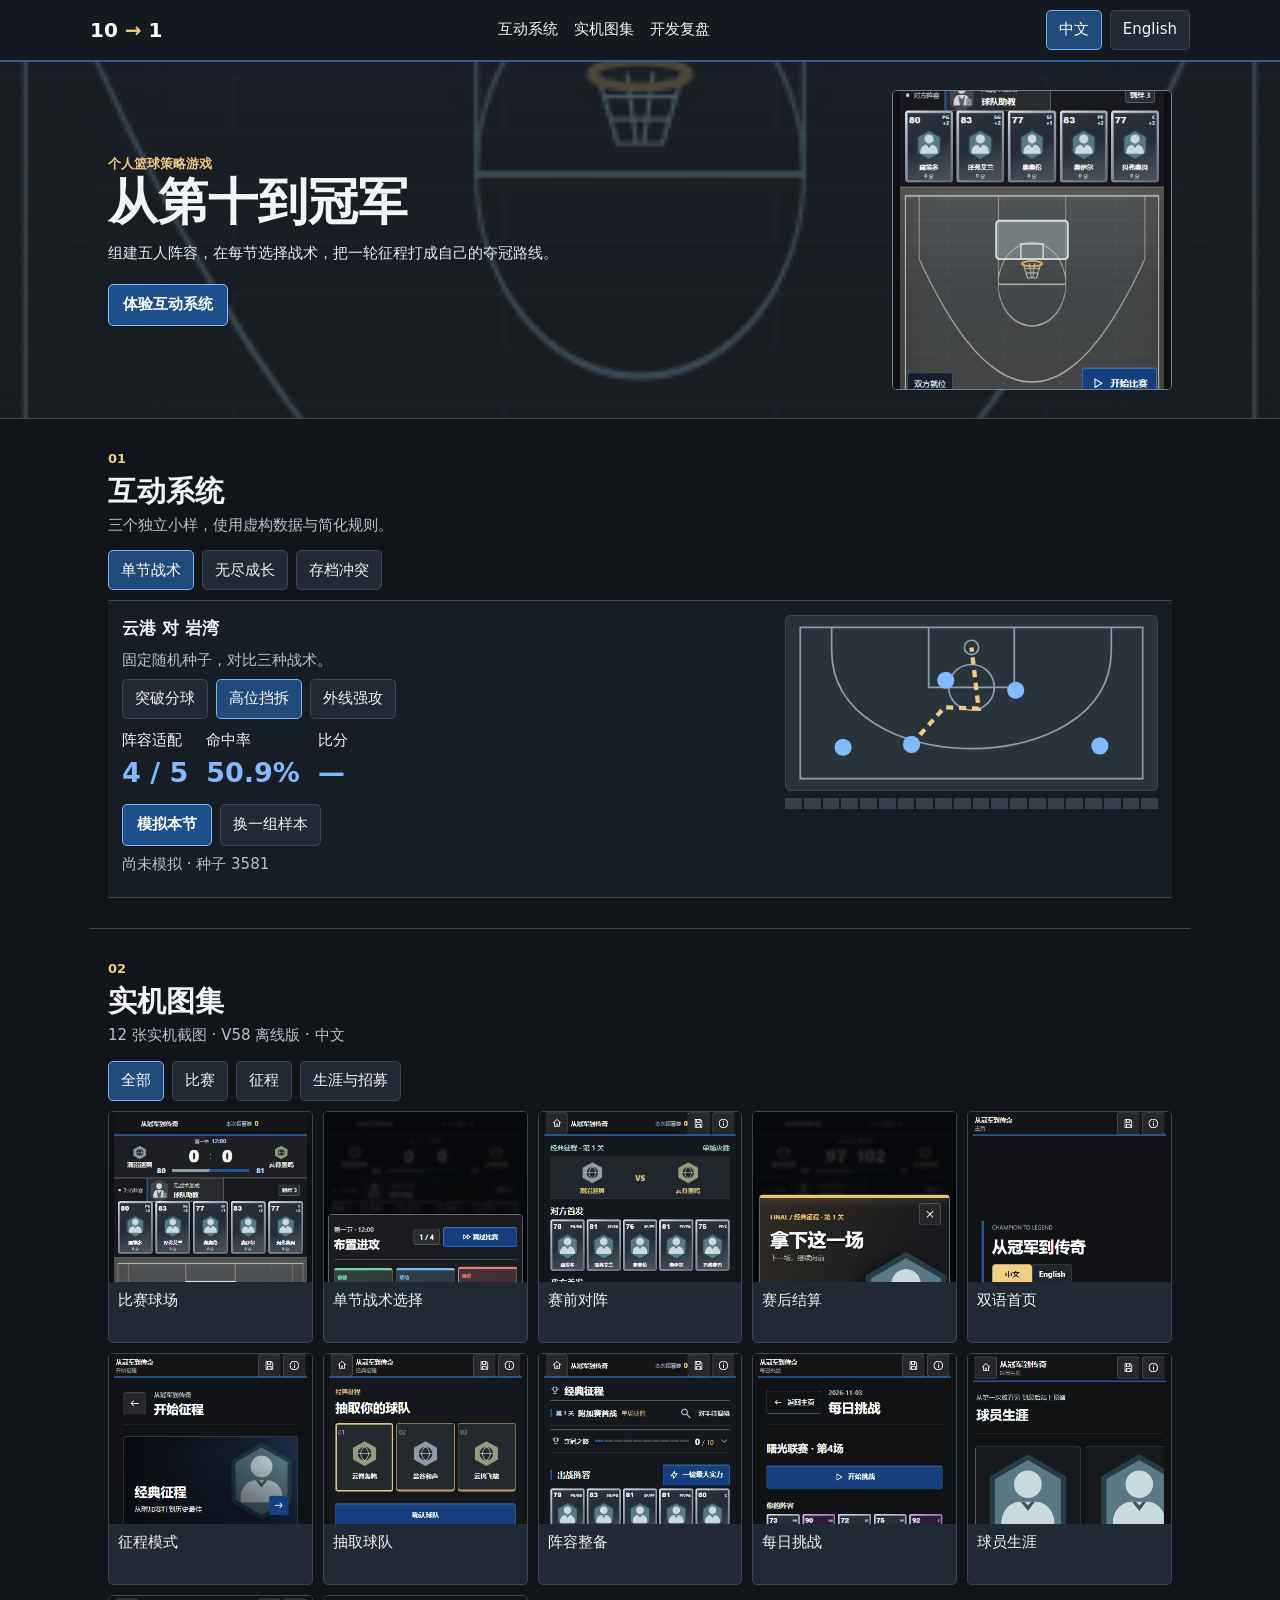
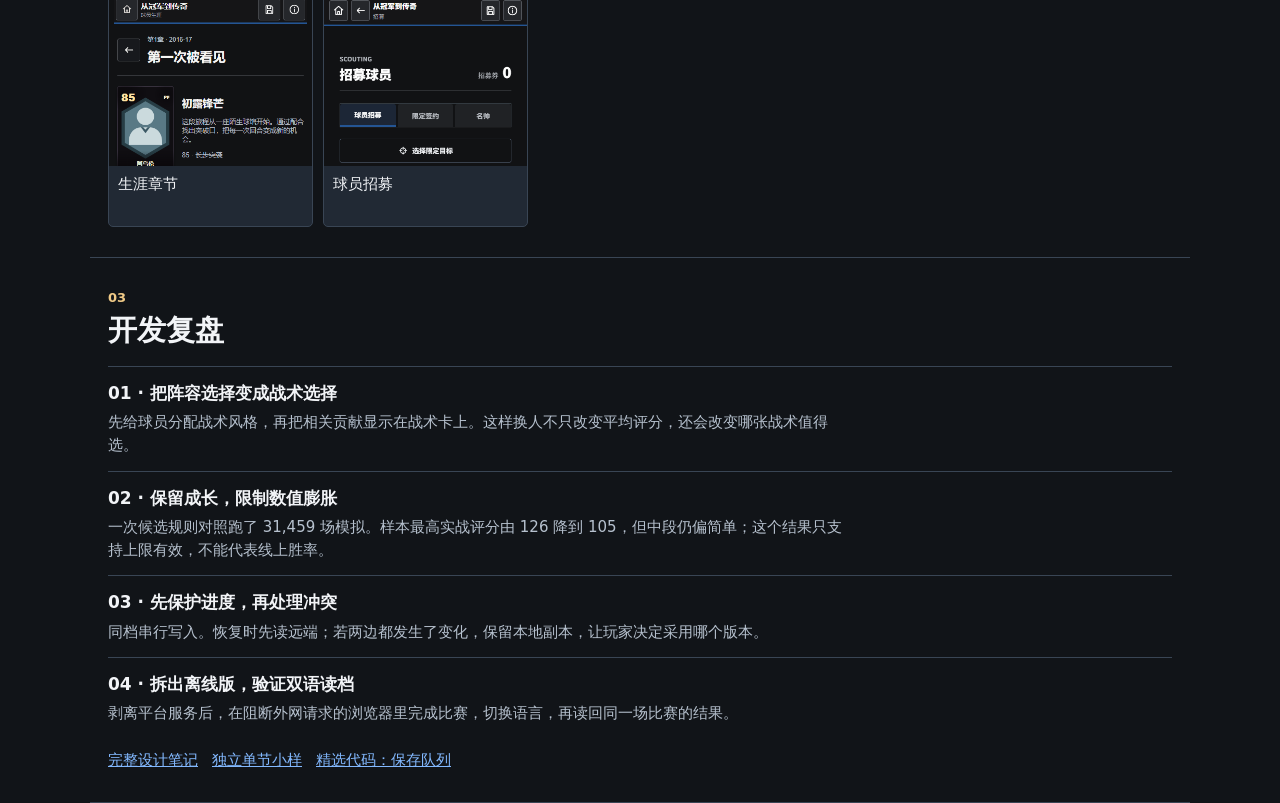
<file: index.html>
<!doctype html>
<html lang="zh-CN">
<meta charset="utf-8">
<meta name="viewport" content="width=device-width, initial-scale=1">
<title>从第十到冠军 · Portfolio</title>
<link rel="stylesheet" href="exhibit/style.css">
<header class="mast">
  <a href="#top" class="brand">10 <span>→</span> 1</a>
  <nav><a href="#lab" data-copy="lab">互动系统</a><a href="#gallery" data-copy="gallery">实机图集</a><a href="#process" data-copy="process">开发复盘</a></nav>
  <div class="languages" role="group" aria-label="Language"><button id="zh" lang="zh-CN">中文</button><button id="en" lang="en">English</button></div>
</header>
<main id="top">
  <section class="opening">
    <div class="opening-inner">
      <div class="intro">
        <p class="kicker" data-copy="project">个人篮球策略游戏</p>
        <h1 data-copy="title">从第十到冠军</h1>
        <p class="lead" data-copy="lead">组建五人阵容，在每节选择战术，把一轮征程打成自己的夺冠路线。</p>
        <a class="primary" href="#lab" data-copy="enter">体验互动系统</a>
      </div>
      <button class="feature-image" type="button" data-shot="match" aria-label="比赛截图"><img id="hero-image" src="screenshots/zh/match.png" alt=""></button>
    </div>
  </section>
  <section class="section" id="lab">
    <div class="section-head"><p class="kicker">01</p><h2 data-copy="lab">互动系统</h2><p data-copy="labNote">三个独立小样，使用虚构数据与简化规则。</p></div>
    <div class="tabs" id="labs" aria-label="Interactive exhibits">
      <button data-lab="tactic" data-copy="tactic">单节战术</button>
      <button data-lab="growth" data-copy="growth">无尽成长</button>
      <button data-lab="save" data-copy="save">存档冲突</button>
    </div>
    <div class="bench" id="station"></div>
  </section>
  <section class="section" id="gallery">
    <div class="section-head"><p class="kicker">02</p><h2 data-copy="gallery">实机图集</h2><p id="gallery-count"></p></div>
    <div class="tabs" id="filters" aria-label="Gallery filters"></div>
    <div class="gallery" id="shots"></div>
  </section>
  <section class="section" id="process">
    <div class="section-head"><p class="kicker">03</p><h2 data-copy="process">开发复盘</h2></div>
    <div id="cases"></div>
    <div class="links"><a href="docs/design-notes.md" data-copy="notes">完整设计笔记</a><a href="demo/index.html" data-copy="demo">独立单节小样</a><a href="examples/save-queue.js" data-copy="code">精选代码：保存队列</a></div>
  </section>
</main>
<dialog id="viewer">
  <div class="viewer-top"><strong id="shot-title"></strong><button id="close" type="button" aria-label="关闭 / Close">×</button></div>
  <img id="shot-image" alt="">
  <div class="viewer-nav"><button id="previous" type="button" aria-label="上一张 / Previous">←</button><span id="shot-number"></span><button id="next" type="button" aria-label="下一张 / Next">→</button></div>
</dialog>
<script src="demo/quarter.js"></script>
<script src="exhibit/gallery.js"></script>
</html>
</file>
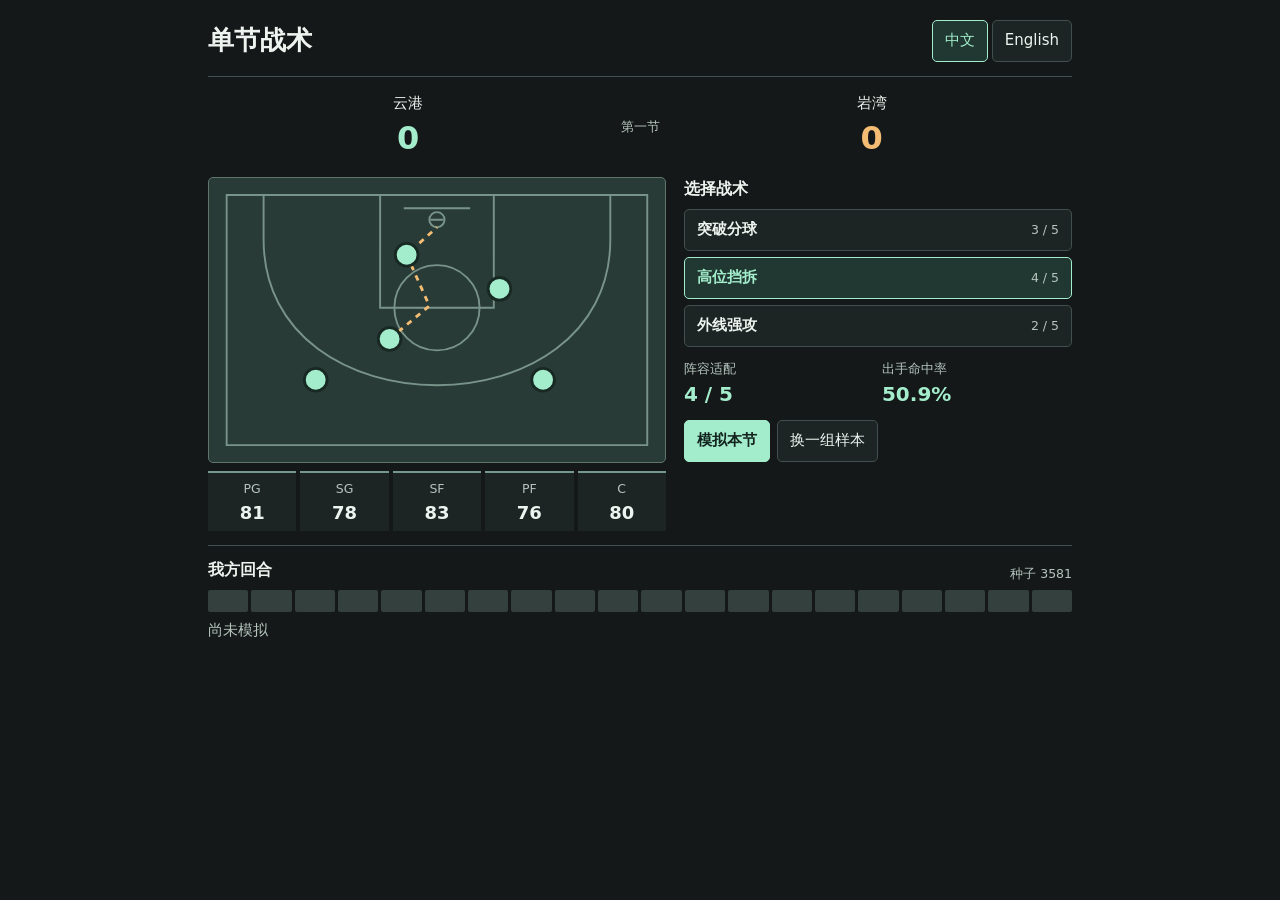
<file: demo/index.html>
<!doctype html>
<html lang="zh-CN">
<meta charset="utf-8">
<meta name="viewport" content="width=device-width, initial-scale=1">
<title>单节战术 · Quarter Lab</title>
<style>
:root{color-scheme:dark;--bg:#141818;--surface:#1d2424;--line:#41504e;--ink:#edf4ef;--muted:#b5c4bd;--mint:#a3edcc;--amber:#f5bd73}
*{box-sizing:border-box}body{margin:0;background:var(--bg);color:var(--ink);font:15px/1.45 system-ui,sans-serif}
main{max-width:900px;margin:auto;padding:20px 18px 34px}header,.row{display:flex;align-items:center;justify-content:space-between;gap:10px;flex-wrap:wrap}
h1{font-size:26px;margin:0}h2{font-size:16px;margin:0 0 9px}h3{font-size:15px;margin:0}p{margin:0}small{color:var(--muted)}
button{font:inherit;cursor:pointer;border:1px solid var(--line);border-radius:5px;background:var(--surface);color:var(--ink);min-height:42px;padding:8px 12px}
button:focus-visible{outline:2px solid var(--amber);outline-offset:3px}button[aria-pressed=true]{border-color:var(--mint);color:var(--mint);background:#203831}
header{padding:0 0 14px;border-bottom:1px solid var(--line)}.locale{display:flex;gap:4px}
.score{display:grid;grid-template-columns:1fr auto 1fr;text-align:center;align-items:center;gap:12px;padding:16px 0}
.score b{display:block;font-size:32px;font-variant-numeric:tabular-nums}.score .home b{color:var(--mint)}.score .away b{color:var(--amber)}
.arena{display:grid;grid-template-columns:minmax(0,1.18fr) minmax(0,1fr);gap:18px;align-items:start}
.court{display:block;width:100%;aspect-ratio:16/10;background:#293b36;border:1px solid #60766b;border-radius:5px}
.roster{display:grid;grid-template-columns:repeat(5,minmax(0,1fr));gap:4px;margin:8px 0 0;padding:0;list-style:none;text-align:center}
.roster li{border-top:2px solid #75988a;padding:5px 0;background:var(--surface)}.roster b{display:block;font-size:18px}
.tactics{display:grid;gap:6px}.tactics button{display:grid;grid-template-columns:minmax(0,1fr) auto;text-align:left;align-items:center;gap:6px;width:100%}
.tactics small{font-variant-numeric:tabular-nums}strong{font-weight:700}
.stats{display:grid;grid-template-columns:1fr 1fr;gap:8px;padding:11px 0}.stats b{display:block;color:var(--mint);font-size:20px;font-variant-numeric:tabular-nums}
.actions{display:flex;gap:7px;flex-wrap:wrap}.primary{background:var(--mint);color:#12231e;border-color:var(--mint);font-weight:700}
.timeline{margin-top:14px;border-top:1px solid var(--line);padding-top:12px}.strip{display:grid;grid-template-columns:repeat(20,minmax(0,1fr));gap:3px}
.strip span{height:22px;border-radius:2px;background:#34403e;display:grid;place-items:center;font-size:11px}.strip .made{background:#a3edcc;color:#172c22}
.status{min-height:44px;padding-top:8px;color:var(--muted)}.seed{font-variant-numeric:tabular-nums}
@media(max-width:620px){.arena{grid-template-columns:1fr;gap:14px}.court{max-height:230px}.strip{grid-template-columns:repeat(10,minmax(0,1fr))}}
</style>
<main>
  <header><h1 data-label="title">单节战术</h1><div class="locale" role="group" aria-label="Language"><button id="zh" type="button" lang="zh-CN" aria-pressed="true">中文</button><button id="en" type="button" lang="en" aria-pressed="false">English</button></div></header>
  <section class="score" aria-label="Score">
    <div class="home"><span data-label="home">云港</span><b id="home-score">0</b></div>
    <small data-label="quarter">第一节</small>
    <div class="away"><span data-label="away">岩湾</span><b id="away-score">0</b></div>
  </section>
  <section class="arena">
    <div>
      <svg class="court" viewBox="0 0 480 300" role="img" aria-label="Half court">
        <g fill="none" stroke="#78938a" stroke-width="2">
          <path d="M18 18H462V282H18Z M180 18V137H300V18 M233 44H247 M205 32H275 M57 18V65C57 270 423 270 423 65V18"/>
          <circle cx="240" cy="137" r="45"/><circle cx="240" cy="44" r="8"/>
        </g>
        <polyline id="route" fill="none" stroke="#f5bd73" stroke-dasharray="6 6" stroke-width="3" points="112,213 190,170 240,60"/>
        <g fill="#a3edcc" stroke="#182823" stroke-width="3">
          <circle cx="112" cy="213" r="12"/><circle cx="190" cy="170" r="12"/><circle cx="352" cy="213" r="12"/><circle cx="306" cy="117" r="12"/><circle cx="208" cy="81" r="12"/>
        </g>
      </svg>
      <ul class="roster" id="roster" aria-label="Starting lineup"></ul>
    </div>
    <div>
      <h2 data-label="tactics">选择战术</h2>
      <div class="tactics" id="tactics" role="group" aria-label="Tactics"></div>
      <div class="stats">
        <div><small data-label="fit">阵容适配</small><b id="fit"></b></div>
        <div><small data-label="chance">出手命中率</small><b id="chance"></b></div>
      </div>
      <div class="actions"><button type="button" id="simulate" class="primary" data-label="simulate">模拟本节</button><button type="button" id="new-seed" data-label="newSeed">换一组样本</button></div>
    </div>
  </section>
  <section class="timeline">
    <div class="row"><h2 data-label="possessions">我方回合</h2><small class="seed"><span data-label="seed">种子</span> <span id="seed"></span></small></div>
    <div id="strip" class="strip" aria-hidden="true"></div>
    <p id="status" class="status" role="status" aria-live="polite"></p>
  </section>
</main>
<script src="quarter.js"></script>
<script>
'use strict';
const copy = {
  zh:{title:'单节战术',home:'云港',away:'岩湾',quarter:'第一节',tactics:'选择战术',fit:'阵容适配',chance:'出手命中率',simulate:'模拟本节',newSeed:'换一组样本',possessions:'我方回合',seed:'种子',drive:'突破分球',pick:'高位挡拆',perimeter:'外线强攻',idle:'尚未模拟',preview:'已更换战术，模拟后更新比分。',final:(a,b)=>'本节结束 · 云港 '+a+' : '+b+' 岩湾'},
  en:{title:'Quarter Lab',home:'Cloud Harbor',away:'Stone Bay',quarter:'Quarter 1',tactics:'Call a tactic',fit:'Lineup fit',chance:'Shot chance',simulate:'Simulate quarter',newSeed:'New sample',possessions:'Home possessions',seed:'Seed',drive:'Drive and kick',pick:'High pick and roll',perimeter:'Perimeter attack',idle:'No simulation yet',preview:'New tactic selected. Simulate to update the score.',final:(a,b)=>'Quarter complete · Cloud Harbor '+a+' : '+b+' Stone Bay'}
};
const routes = {drive:'112,213 190,170 240,60',pick:'190,170 232,135 208,81 240,52',perimeter:'112,213 190,170 352,213'};
const $ = id => document.getElementById(id);
let language = 'zh', seed = 3581, selection = 'pick', result = null, played = null;
function render() {
  const text = copy[language];
  document.documentElement.lang = language === 'zh' ? 'zh-CN' : 'en';
  document.querySelectorAll('[data-label]').forEach(node => { node.textContent = text[node.dataset.label]; });
  for (const key of ['zh','en']) $(key).setAttribute('aria-pressed', key === language);
  const preview = QuarterDemo.simulate(selection, seed);
  $('fit').textContent = preview.fit + ' / 5';
  $('chance').textContent = (preview.chance * 100).toFixed(1) + '%';
  $('route').setAttribute('points', routes[selection]);
  $('seed').textContent = seed;
  $('home-score').textContent = result?.home ?? 0;
  $('away-score').textContent = result?.away ?? 0;
  $('status').textContent = !result ? text.idle : played !== selection ? text.preview : text.final(result.home,result.away);
  for (const button of $('tactics').children) {
    const key = button.dataset.tactic;
    button.firstChild.textContent = text[key];
    button.setAttribute('aria-pressed', key === selection);
  }
  $('strip').replaceChildren(...Array.from({length:20}, (_,i) => {
    const cell = document.createElement('span');
    const points = result?.plays[i].home || 0;
    if (points) { cell.className = 'made'; cell.textContent = points; }
    return cell;
  }));
}
for (const [i, rating] of QuarterDemo.lineup.entries()) {
  const slot = document.createElement('li'), pos = document.createElement('small'), number = document.createElement('b');
  pos.textContent = ['PG','SG','SF','PF','C'][i];
  number.textContent = rating;
  slot.append(pos, number); $('roster').append(slot);
}
for (const key of Object.keys(QuarterDemo.tactics)) {
  const button = document.createElement('button'), name = document.createElement('strong'), fit = document.createElement('small');
  button.type = 'button'; button.dataset.tactic = key;
  fit.textContent = QuarterDemo.tactics[key].fit + ' / 5';
  button.append(name,fit);
  button.onclick = () => { selection = key; render(); };
  $('tactics').append(button);
}
$('simulate').onclick = () => { result = QuarterDemo.simulate(selection, seed); played = selection; render(); };
$('new-seed').onclick = () => { seed = (seed + 7919) >>> 0; result = null; played = null; render(); };
for (const key of ['zh','en']) $(key).onclick = () => { language = key; render(); };
render();
</script>
</html>
</file>
<file: exhibit/style.css>
:root{color-scheme:dark;--bg:#111418;--surface:#1c2229;--line:#394554;--text:#f2f4f7;--muted:#b6c1ce;--blue:#83b9ff;--gold:#f0ca87;--red:#ff9a9a}
*{box-sizing:border-box}html{scroll-padding-top:70px}body{margin:0;background:var(--bg);color:var(--text);font:15px/1.55 system-ui,sans-serif}a{color:var(--blue)}button,a{touch-action:manipulation}button{font:inherit;color:inherit;background:#212934;border:1px solid var(--line);padding:7px 12px;min-height:40px;border-radius:5px;cursor:pointer}button[aria-pressed=true]{background:#204a79;border-color:#77b2f6;color:white}button:hover{border-color:var(--blue)}:focus-visible{outline:2px solid var(--gold);outline-offset:3px}h1,h2,h3,p{margin:0}h1{font-size:50px;line-height:1.12}h2{font-size:29px}h3{font-size:17px}small{color:var(--muted)}
.mast{display:flex;align-items:center;justify-content:space-between;gap:14px;padding:10px max(18px,calc((100vw - 1100px)/2));background:#14191f;border-bottom:2px solid #315f91;position:sticky;top:0;z-index:2}.brand{text-decoration:none;color:white;font-weight:900;font-size:20px;white-space:nowrap}.brand span{color:var(--gold)}nav,.languages,.tabs,.links,.controls{display:flex;flex-wrap:wrap;gap:8px}nav a{color:var(--text);text-decoration:none;padding:4px}.languages{flex-wrap:nowrap}
.opening{position:relative;background:#26313b url(court.svg) center center/cover no-repeat;border-bottom:1px solid var(--line)}.opening-inner{max-width:1100px;margin:auto;padding:28px 18px;display:grid;grid-template-columns:minmax(0,1fr) minmax(140px,280px);gap:20px;align-items:center;min-height:356px}.intro{max-width:600px}.kicker{color:var(--gold);font-weight:750;font-size:13px}.lead{margin:12px 0 18px;color:#e4ecf5;max-width:48ch}.primary{display:inline-flex;align-items:center;min-height:42px;background:#1d508a;border:1px solid #8abafa;color:white;text-decoration:none;border-radius:5px;padding:7px 14px;font-weight:650}.feature-image{display:block;justify-self:end;width:100%;height:300px;overflow:hidden;padding:0;background:#111418;border-color:#6d8198}.feature-image img{display:block;width:100%;height:100%;object-fit:cover;object-position:center 34%}
.section{max-width:1100px;margin:auto;padding:30px 18px;border-bottom:1px solid var(--line)}.section-head{margin-bottom:13px}.section-head>p:not(.kicker){color:var(--muted)}.tabs{margin-bottom:10px}.bench{border-block:1px solid var(--line);background:#171d24;padding:14px;min-height:220px}.bench p{color:var(--muted);margin:7px 0}.bench .values{display:flex;flex-wrap:wrap;gap:18px;margin:10px 0}.values strong{display:block;font-size:27px;color:var(--blue);font-variant-numeric:tabular-nums}.bench input[type=range]{width:min(100%,360px);accent-color:#71abf3}.chart{display:block;max-width:540px;width:100%;height:auto;aspect-ratio:3/1;border:1px solid var(--line);background:#12171e}.events{padding-left:22px;margin:8px 0}.events li{padding:3px}
.gallery{display:grid;grid-template-columns:repeat(5,minmax(0,1fr));gap:10px}.gallery button{display:block;text-align:left;padding:0;overflow:hidden;min-width:0}.gallery img{display:block;width:100%;height:170px;object-fit:cover;object-position:top;background:#111418}.gallery span{display:block;padding:7px 9px;min-height:60px;overflow-wrap:anywhere}.case{padding:13px 0;border-top:1px solid var(--line)}.case p{color:var(--muted);max-width:78ch;margin-top:5px}.links{margin-top:10px;gap:14px}
dialog{max-width:min(95vw,680px);width:max-content;max-height:94vh;border:1px solid var(--line);border-radius:6px;padding:10px;background:#171d24;color:var(--text)}dialog::backdrop{background:#000c}.viewer-top,.viewer-nav{display:flex;align-items:center;justify-content:space-between;gap:10px}.viewer-top{padding-bottom:6px}dialog img{display:block;max-width:calc(95vw - 24px);max-height:74vh;object-fit:contain;margin:auto}.viewer-nav{padding-top:6px}
@media(max-width:760px){.gallery{grid-template-columns:repeat(3,minmax(0,1fr))}h1{font-size:40px}}
@media(max-width:520px){.mast{padding:7px 12px;gap:6px;flex-wrap:wrap}.mast nav{order:3;width:100%;font-size:13px}.opening-inner{min-height:278px;padding:16px 12px;gap:10px;grid-template-columns:minmax(0,1fr) minmax(82px,28%)}h1{font-size:31px}h2{font-size:24px}.feature-image{height:200px}.section{padding:22px 12px}.gallery{grid-template-columns:repeat(2,minmax(0,1fr))}.gallery img{height:145px}}
@media(prefers-reduced-motion:no-preference){html{scroll-behavior:smooth}}
.opening{background-image:url("../screenshots/court.png");background-color:#58697a;background-blend-mode:multiply}
.bench{display:flow-root}.tactic-board{width:min(36%,390px);float:right;margin:0 0 8px 16px}.tactic-board svg{display:block;width:100%;background:#29333c;border:1px solid var(--line);border-radius:5px}.possessions{display:grid;grid-template-columns:repeat(20,1fr);gap:2px;margin-top:7px}.possessions span{height:11px;background:#34404b;border-radius:1px}.possessions .scored{background:var(--gold)}
@media(max-width:580px){.tactic-board{float:none;width:min(100%,300px);margin:0 0 8px}}
</file>
